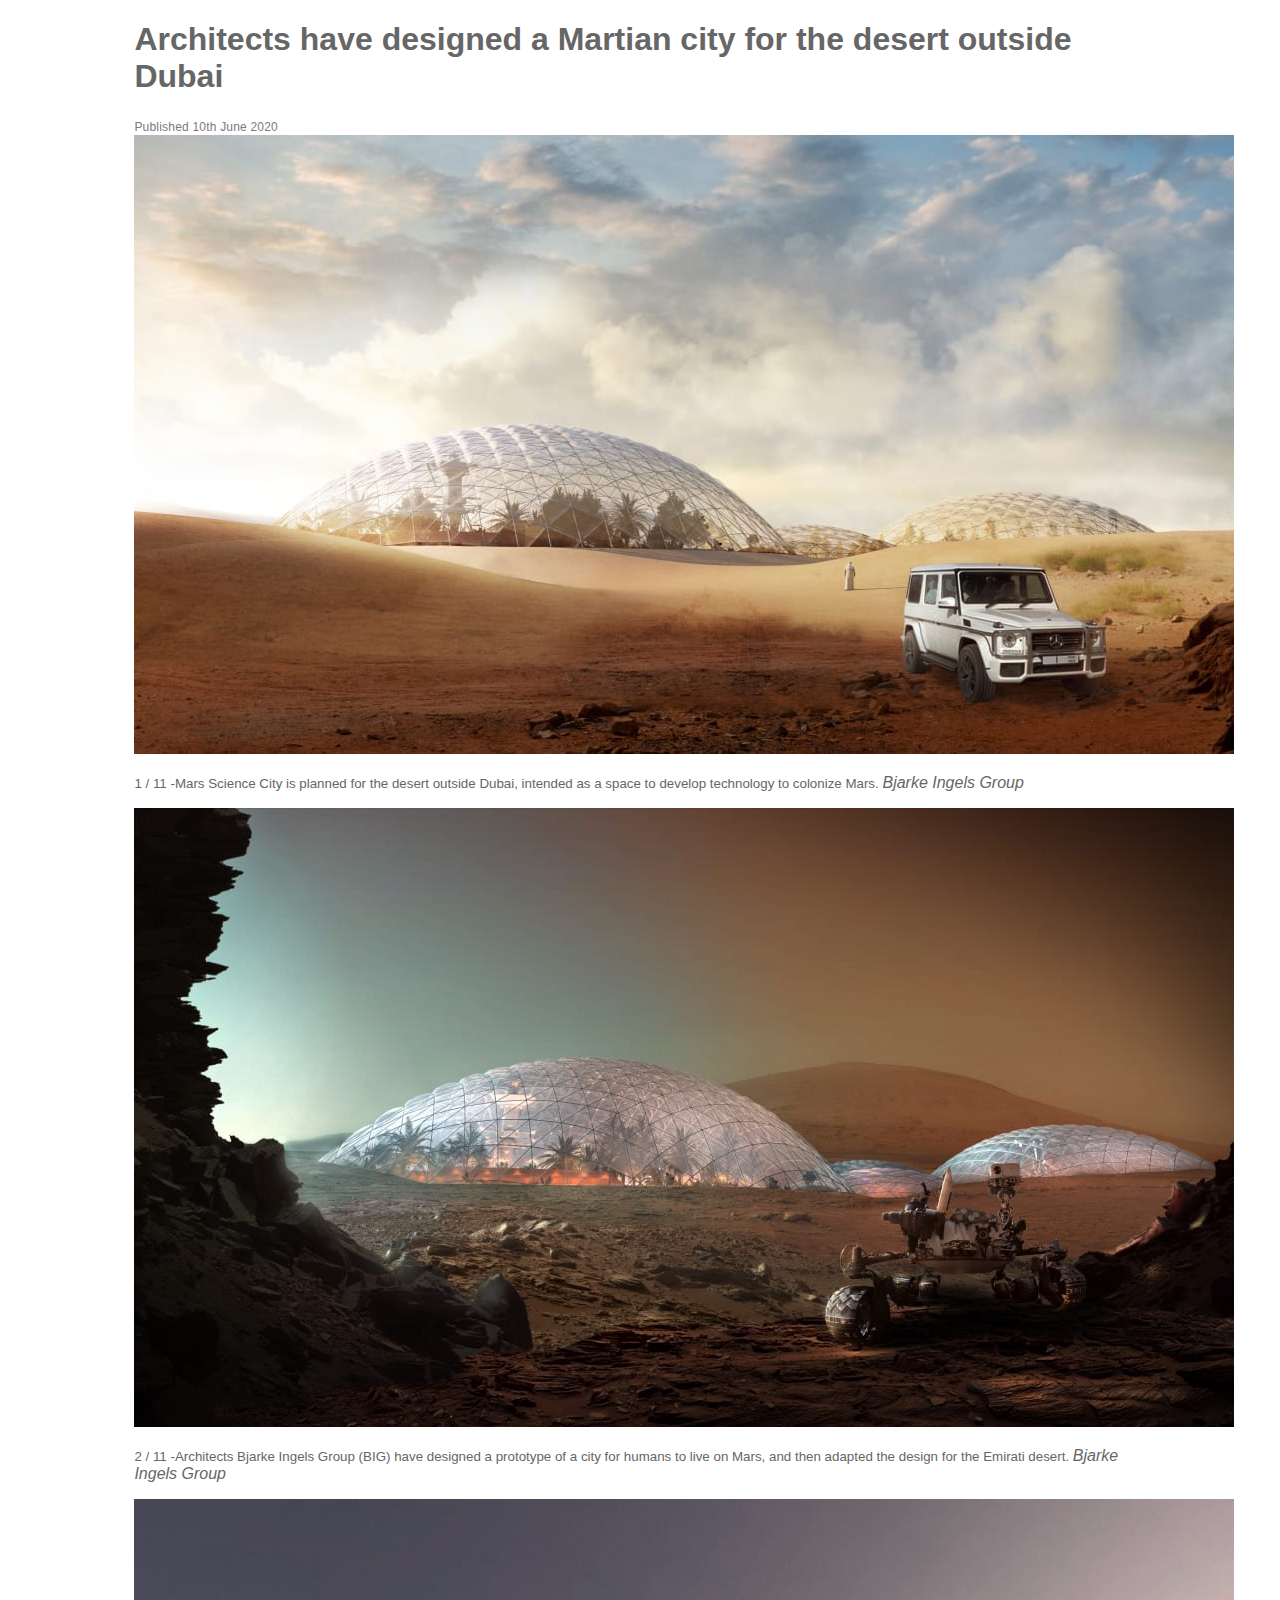
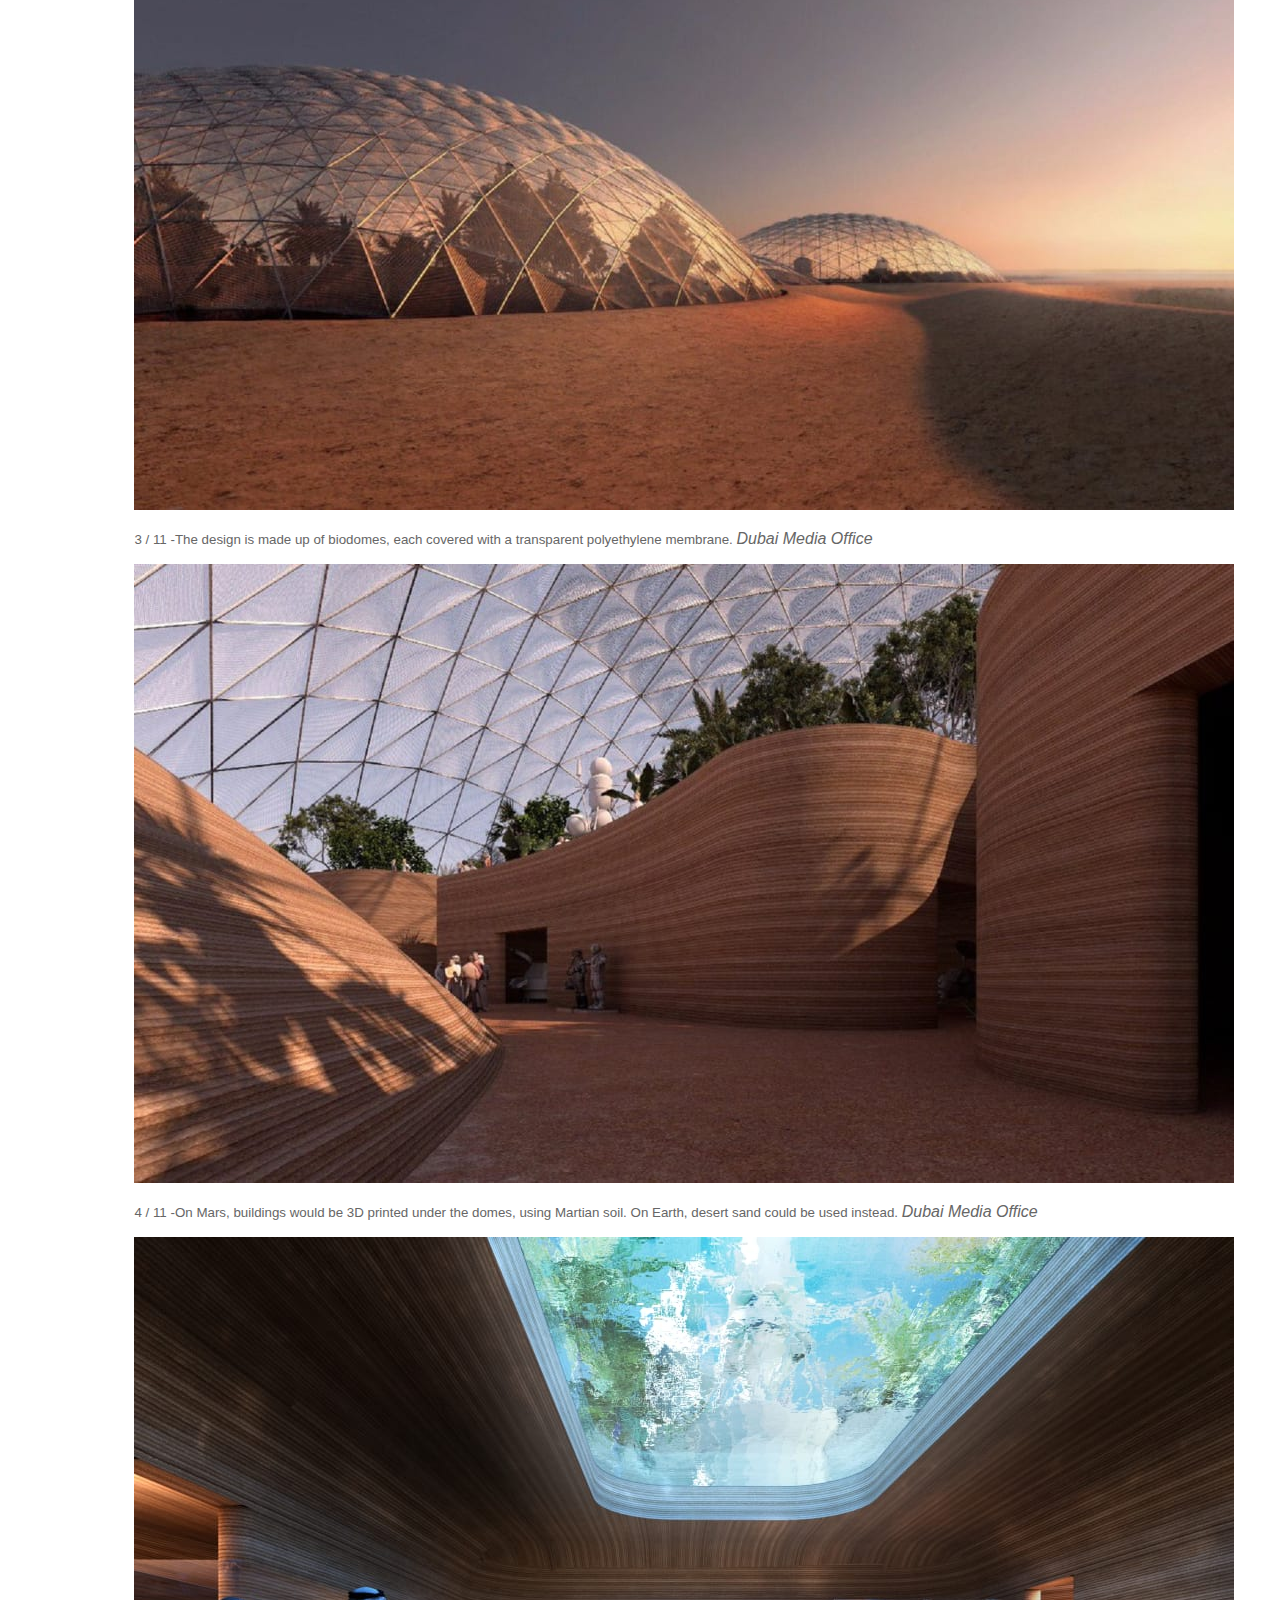
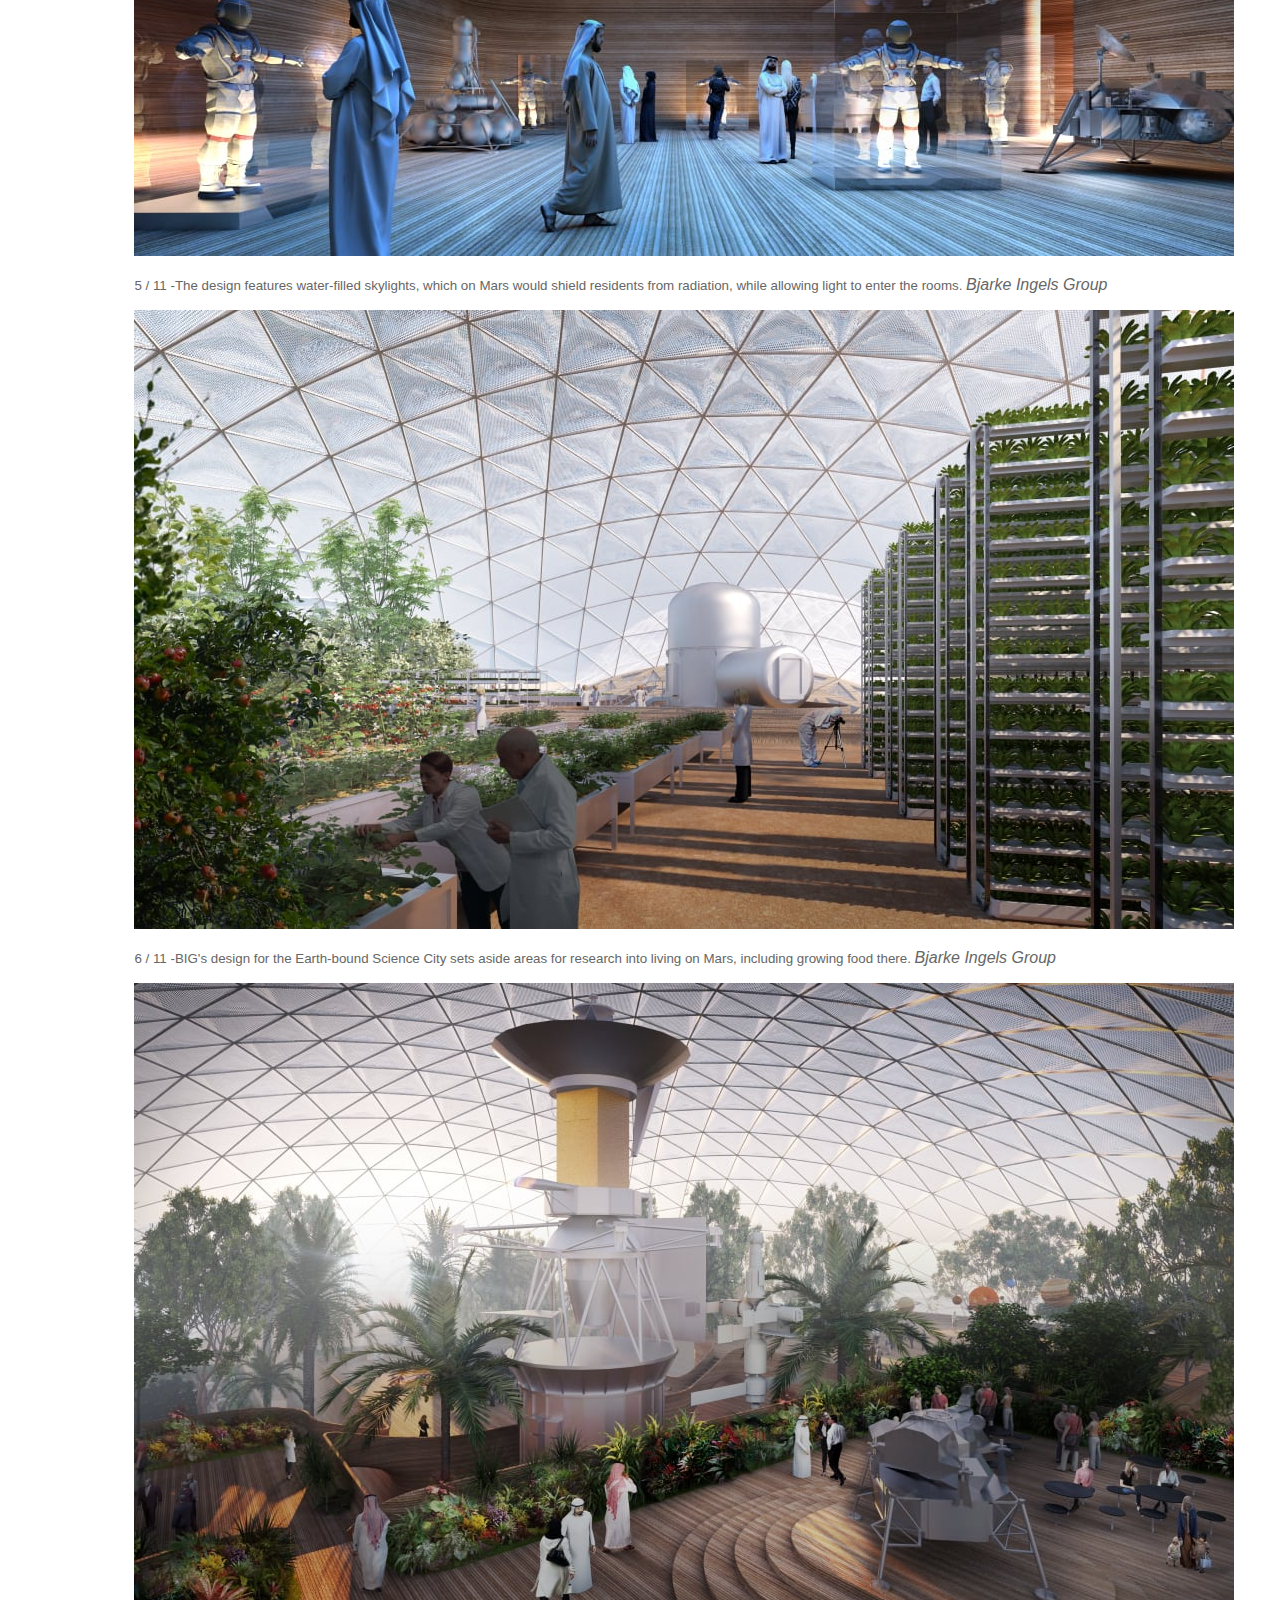
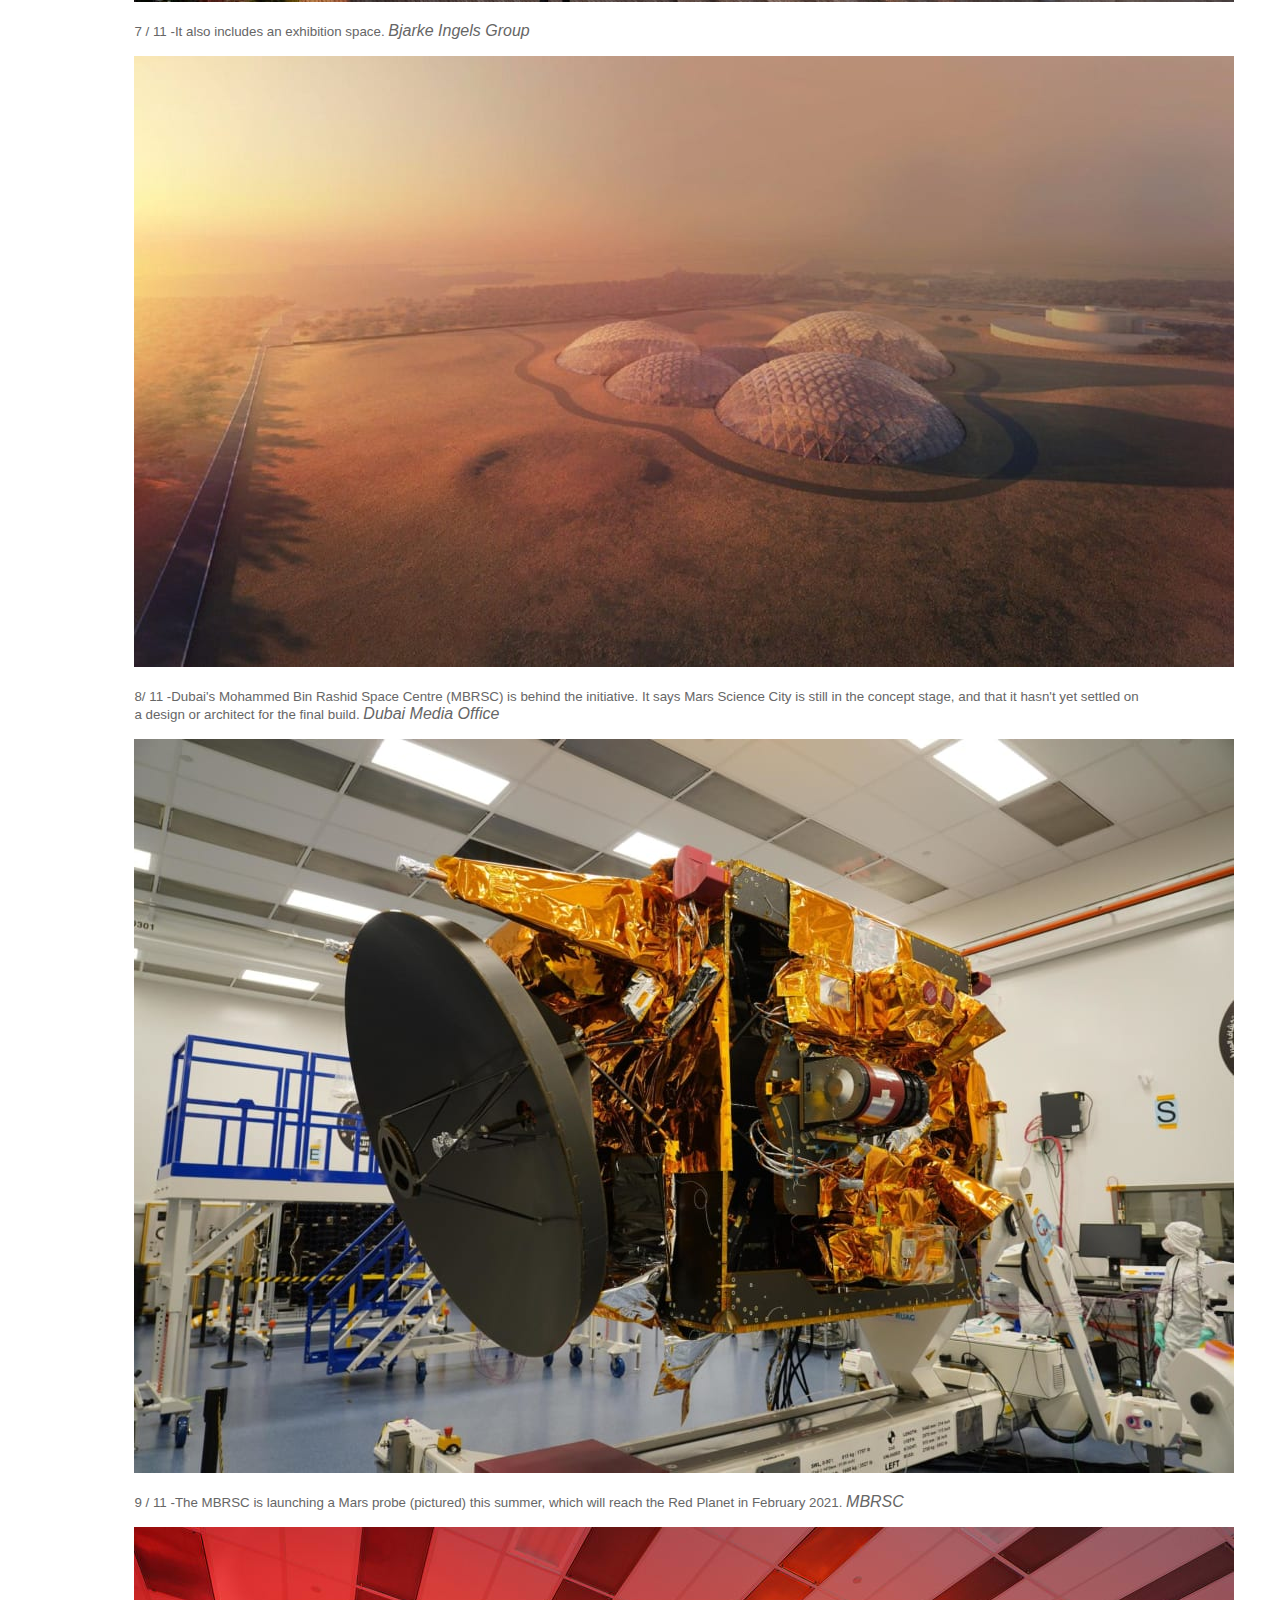
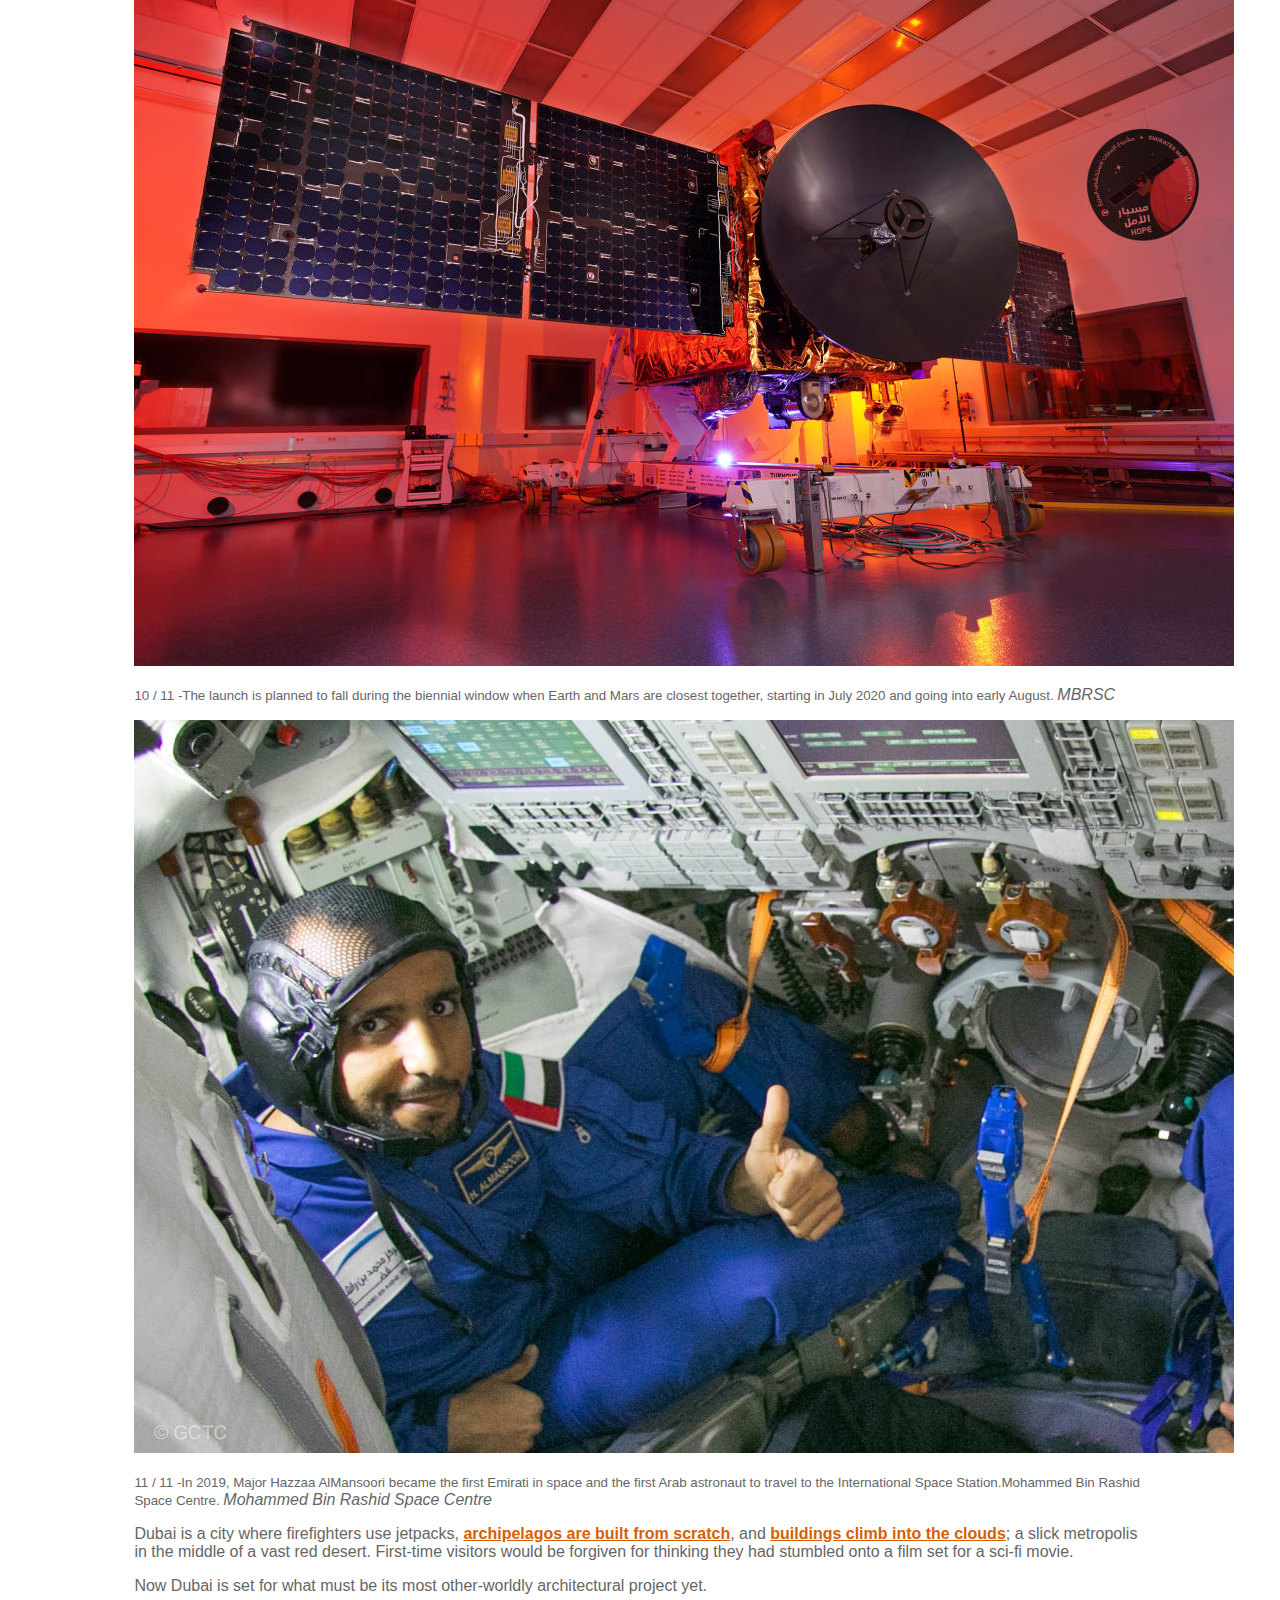
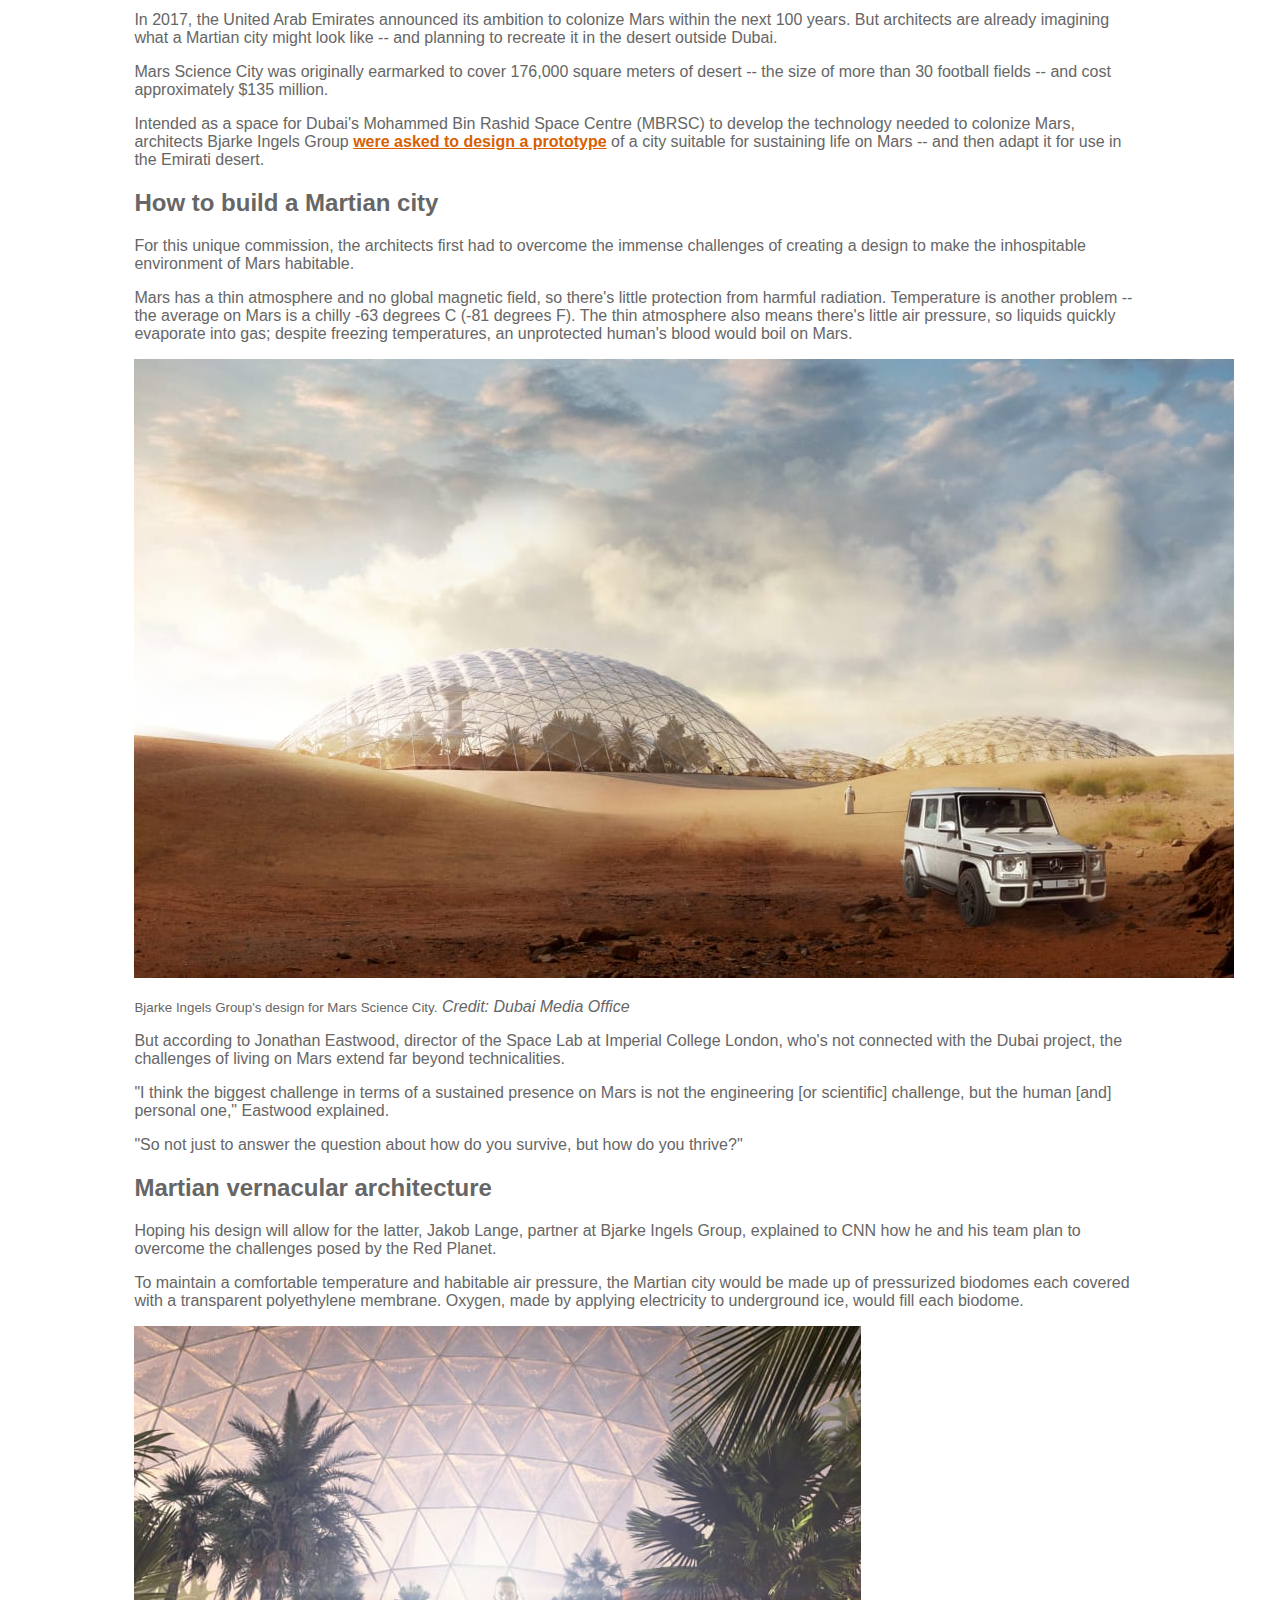
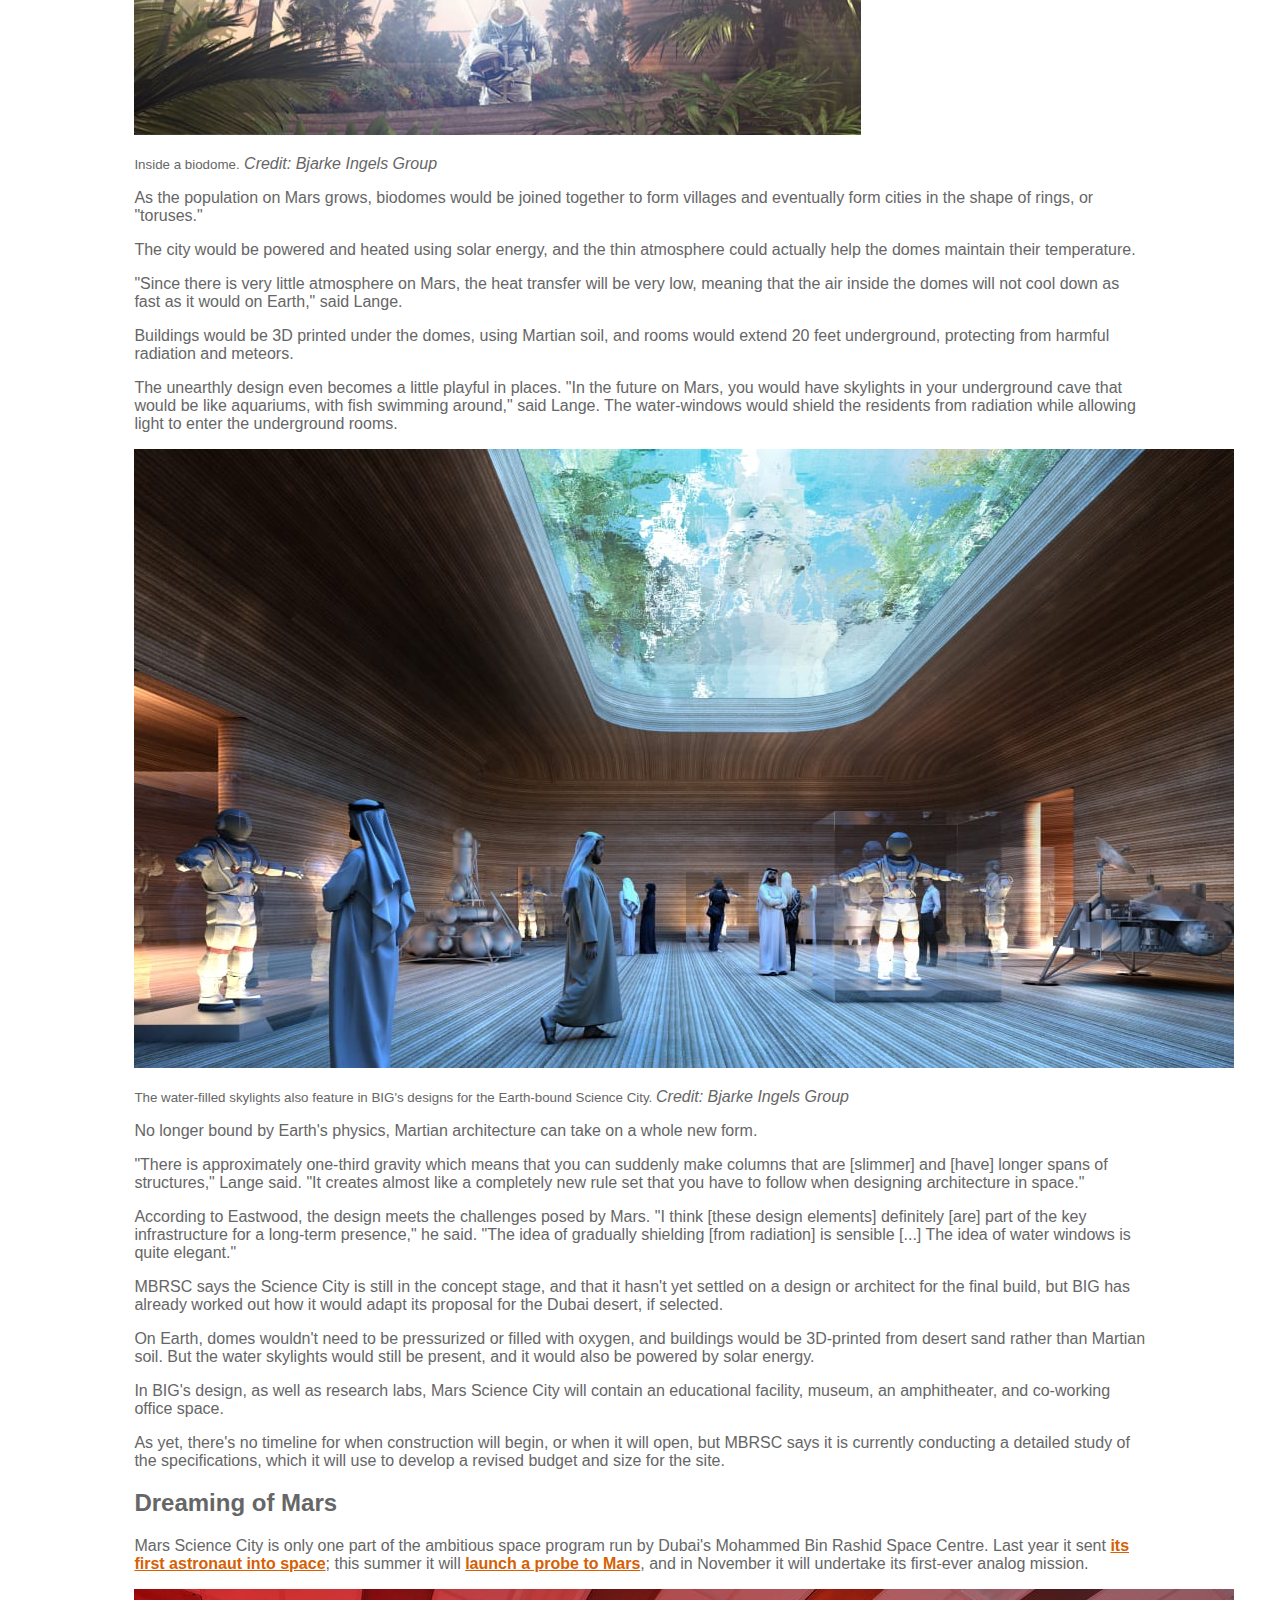
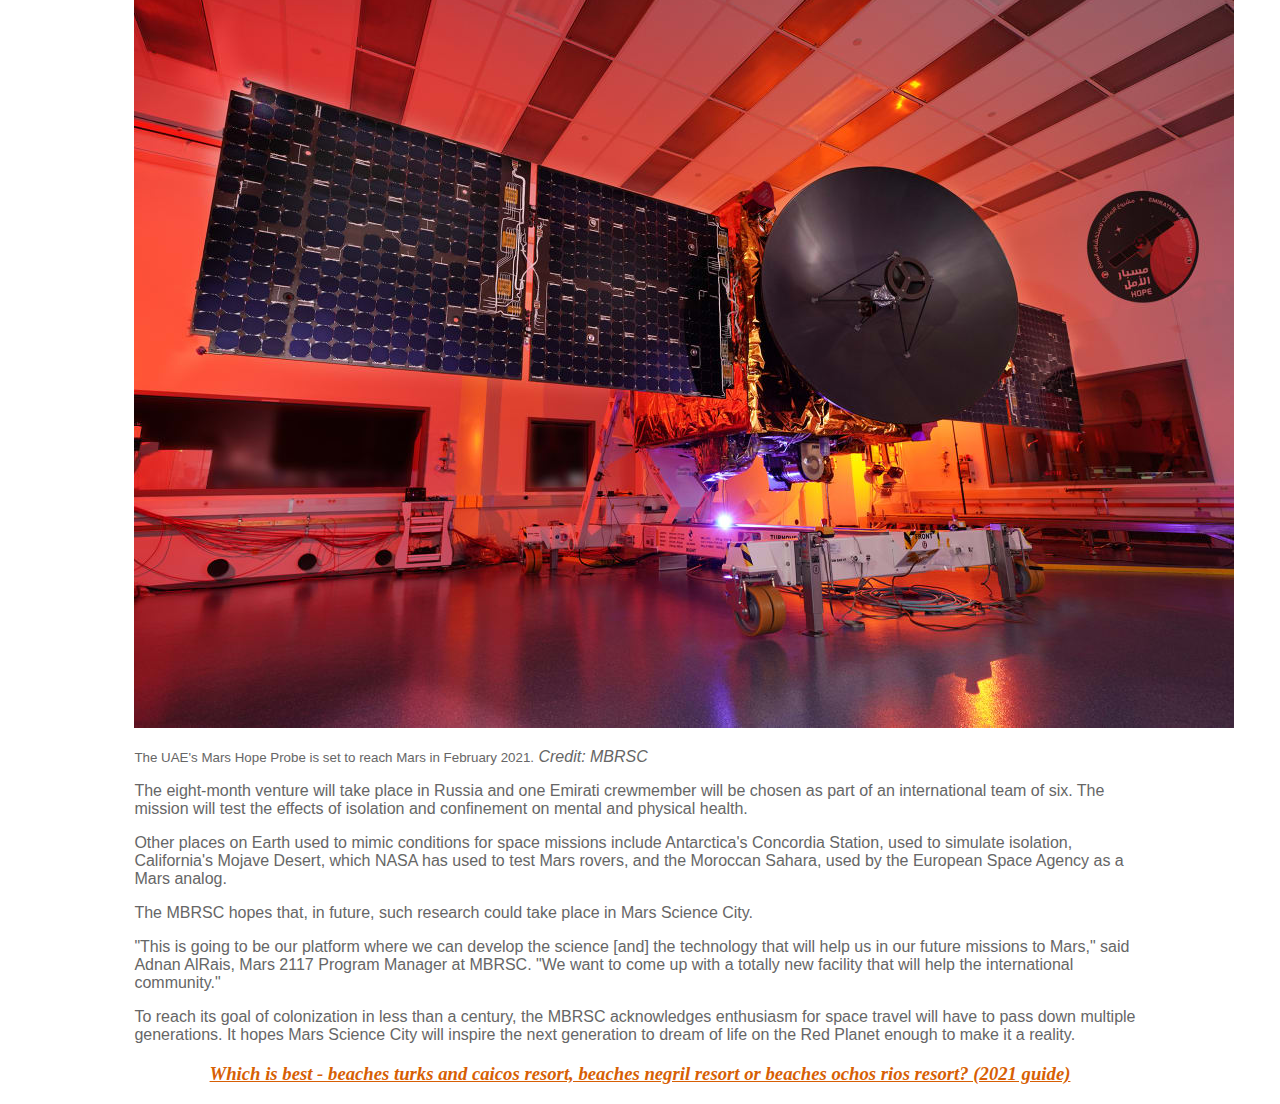
<file: index.html>
<!DOCTYPE html>
<html lang="en">
  <head>
    <link rel="stylesheet" href="style.css">
    <meta charset="utf-8">
    <title>Architects are planning a Martian city for the desert outside Dubai</title>
    <meta name="description" content="science">
    <meta name="author" content="CNN">
    <meta name="keywords" content="Mars, science, city, design, Dubai">
    <link rel="stylesheet" href="style.css">
  </head>
  <body>
    <div class="container">
      <header>
        <h1>Architects have designed a Martian city for the desert outside Dubai</h1>
        <time datetime="10-06-2020">Published 10th June 2020</time>
      </header>
      <section>
        <img src="img/imagen1.jpg">   
        <p>
          <small>
            1 / 11 -Mars Science City is planned for the desert outside Dubai, 
            intended as a space to develop technology to colonize Mars.
          </small> 
          <cite>Bjarke Ingels Group</cite>
        </p> 
        <img src="img/imagen2.jpg">   
        <p>
          <small>
            2 / 11 -Architects Bjarke Ingels Group (BIG) have designed a prototype of a city for humans to live 
            on Mars, and then adapted the design for the Emirati desert.
          </small> 
          <cite>Bjarke Ingels Group</cite>
        </p>
        <img src="img/imagen3.jpg">   
        <p>
          <small>
            3 / 11 -The design is made up of biodomes, each covered with a transparent polyethylene membrane.
          </small>
          <cite>Dubai Media Office</cite>
        </p>
        <img src="img/imagen4.jpg"> 
        <p>
          <small>
            4 / 11 -On Mars, buildings would be 3D printed under the domes, using Martian soil. On Earth, desert 
            sand could be used instead.
          </small> 
          <cite>Dubai Media Office</cite>
        </p>
        <img src="img/imagen5.jpg"> 
        <p>
          <small>
            5 / 11 -The design features water-filled skylights, which on Mars would shield residents from 
            radiation, while allowing light to enter the rooms.
          </small> 
          <cite>Bjarke Ingels Group</cite>
        </p>
        <img src="img/imagen6.jpg">
        <p>
          <small>
            6 / 11 -BIG's design for the Earth-bound Science City sets aside areas for research into living 
            on Mars, including growing food there.
          </small> 
          <cite>Bjarke Ingels Group</cite>
        </p>
        <img src="img/imagen7.jpg">
        <p>
          <small>
            7 / 11 -It also includes an exhibition space.
          </small> 
          <cite>Bjarke Ingels Group</cite>
        </p>
        <img src="img/imagen8.jpg">
        <p>
          <small>
            8/ 11 -Dubai's Mohammed Bin Rashid Space Centre (MBRSC) is behind the initiative. It says Mars 
            Science City is still in the concept stage, and that it hasn't yet settled on a design or architect 
            for the final build.
          </small> 
          <cite>Dubai Media Office</cite>
        </p>
        <img src="img/imagen9.jpg">
        <p>
          <small>
            9 / 11 -The MBRSC is launching a Mars probe (pictured) this summer, which will reach the Red Planet 
            in February 2021.
          </small> 
          <cite>MBRSC</cite>
        </p>
        <img src="img/imagen10.jpg">
        <p>
          <small>
            10 / 11 -The launch is planned to fall during the biennial window when Earth and Mars are closest 
            together, starting in July 2020 and going into early August.
          </small> 
          <cite>MBRSC</cite>
        </p>
        <img src="img/imagen11.jpg">
        <p>
          <small>
            11 / 11 -In 2019, Major Hazzaa AlMansoori became the first Emirati in space and the first Arab 
            astronaut to travel to the International Space Station.Mohammed Bin Rashid Space Centre.
          </small>
          <cite>Mohammed Bin Rashid Space Centre</cite>
        </p>
      </section>
      <article>
        <p>
          Dubai is a city where firefighters use jetpacks, 
          <a href="https://edition.cnn.com/style/article/mars-science-city-design-spc-scn/index.html">
          archipelagos are built from scratch</a>, and 
          <a href="https://edition.cnn.com/travel/article/burj-khalifa-dubai-guide/index.html">
          buildings climb into the clouds</a>; a slick metropolis in the middle of a vast red desert. 
          First-time visitors would be forgiven for thinking they had stumbled onto a film set for a 
          sci-fi movie.
        </p> 
        <p>
          Now Dubai is set for what must be its most other-worldly architectural project yet.
        </p>
        <p>
          In 2017, the United Arab Emirates announced its ambition to colonize Mars within the next 100 years. 
          But architects are already imagining what a Martian city might look like -- and planning to recreate 
          it in the desert outside Dubai.
        </p>
        <p>
          Mars Science City was originally earmarked to cover 176,000 square meters of desert -- the size of 
          more than 30 football fields -- and cost approximately $135 million.
        </p>
        <p>
          Intended as a space for Dubai's Mohammed Bin Rashid Space Centre (MBRSC) to develop the technology 
          needed to colonize Mars, architects Bjarke Ingels Group 
          <a href="https://twitter.com/DXBMediaOffice/status/913038693325266945">
          were asked to design a prototype</a> of a city suitable for sustaining life on Mars -- and then 
          adapt it for use in the Emirati desert.
        </p>
        <h2>How to build a Martian city</h2>
        <p>
          For this unique commission, the architects first had to overcome the immense challenges of creating 
          a design to make the inhospitable environment of Mars habitable.
        </p>
        <p>
          Mars has a thin atmosphere and no global magnetic field, so there's little protection from harmful 
          radiation. Temperature is another problem -- the average on Mars is a chilly -63 degrees C (-81 
          degrees F). The thin atmosphere also means there's little air pressure, so liquids quickly evaporate 
          into gas; despite freezing temperatures, an unprotected human's blood would boil on Mars.
        </p>
        <img src="img/imagen1.jpg">
        <p>
          <small>Bjarke Ingels Group's design for Mars Science City.</small> 
          <cite>Credit: Dubai Media Office</cite>
        </p>
        <p>
          But according to Jonathan Eastwood, director of the Space Lab at Imperial College London, who's not 
          connected with the Dubai project, the challenges of living on Mars extend far beyond technicalities.
        </p>
        <p>
          "I think the biggest challenge in terms of a sustained presence on Mars is not the engineering 
          [or scientific] challenge, but the human [and] personal one," Eastwood explained.
        </p>
        <p>
          "So not just to answer the question about how do you survive, but how do you thrive?"
        </p>
        <h2>Martian vernacular architecture</h2>
        <p>
          Hoping his design will allow for the latter, Jakob Lange, partner at Bjarke Ingels Group, explained 
          to CNN how he and his team plan to overcome the challenges posed by the Red Planet.
        </p>
        <p>
          To maintain a comfortable temperature and habitable air pressure, the Martian city would be made up 
          of pressurized biodomes each covered with a transparent polyethylene membrane. Oxygen, made by 
          applying electricity to underground ice, would fill each biodome.
        </p>
        <img src="img/imagen12.jpg">
        <p>
          <small>Inside a biodome.</small> <cite>Credit: Bjarke Ingels Group</cite>
        </p>
        <p>
          As the population on Mars grows, biodomes would be joined together to form villages and eventually 
          form cities in the shape of rings, or "toruses."
        </p>
        <p>
          The city would be powered and heated using solar energy, and the thin atmosphere could actually 
          help the domes maintain their temperature.
        </p>
        <p>
          "Since there is very little atmosphere on Mars, the heat transfer will be very low, meaning that 
          the air inside the domes will not cool down as fast as it would on Earth," said Lange.
        </p>
        <p>
          Buildings would be 3D printed under the domes, using Martian soil, and rooms would extend 20 feet 
          underground, protecting from harmful radiation and meteors.
        </p>
        <p>
          The unearthly design even becomes a little playful in places. "In the future on Mars, you would have 
          skylights in your underground cave that would be like aquariums, with fish swimming around," 
          said Lange. The water-windows would shield the residents from radiation while allowing light to enter 
          the underground rooms.
        </p>
        <img src="img/imagen5.jpg">
        <p>
          <small>
            The water-filled skylights also feature in BIG's designs for the Earth-bound Science City.
          </small> 
          <cite>Credit: Bjarke Ingels Group</cite>
        </p>
        <p>
          No longer bound by Earth's physics, Martian architecture can take on a whole new form.
        </p>
        <p>
          "There is approximately one-third gravity which means that you can suddenly make columns that are 
          [slimmer] and [have] longer spans of structures," Lange said. "It creates almost like a completely 
          new rule set that you have to follow when designing architecture in space."
        </p>
        <p>
          According to Eastwood, the design meets the challenges posed by Mars. "I think [these design 
          elements] definitely [are] part of the key infrastructure for a long-term presence," he said. 
          "The idea of gradually shielding [from radiation] is sensible [...] The idea of water windows is 
          quite elegant."
        </p>
        <p>
          MBRSC says the Science City is still in the concept stage, and that it hasn't yet settled on a 
          design or architect for the final build, but BIG has already worked out how it would adapt its 
          proposal for the Dubai desert, if selected.
        </p>
        <p>
          On Earth, domes wouldn't need to be pressurized or filled with oxygen, and buildings would be 
          3D-printed from desert sand rather than Martian soil. But the water skylights would still be present, 
          and it would also be powered by solar energy.
        </p>
        <p>
          In BIG's design, as well as research labs, Mars Science City will contain an educational facility, 
          museum, an amphitheater, and co-working office space.
        </p>
        <p>
          As yet, there's no timeline for when construction will begin, or when it will open, but MBRSC says 
          it is currently conducting a detailed study of the specifications, which it will use to develop a 
          revised budget and size for the site.
        </p>
        <h2>Dreaming of Mars</h2>
        <p>
          Mars Science City is only one part of the ambitious space program run by Dubai's Mohammed Bin Rashid 
          Space Centre. Last year it sent 
          <a href="https://edition.cnn.com/2019/09/24/middleeast/dubai-first-emirati-in-space-scn/index.html">
          its first astronaut into space</a>; this summer it will 
          <a href="https://edition.cnn.com/2020/05/19/middleeast/space-mars-hope-probe-uae-spc-scn-intl/index.html">
          launch a probe to Mars</a>, and in November it will undertake its first-ever analog mission.
        </p>
        <img src="img/imagen10.jpg">
        <p>
          <small>The UAE's Mars Hope Probe is set to reach Mars in February 2021.</small> 
          <cite>Credit: MBRSC</cite>
        </p>
        <p>The eight-month venture will take place in Russia and one Emirati crewmember will be chosen as part 
          of an international team of six. The mission will test the effects of isolation and confinement on 
          mental and physical health.
        </p>
        <p>
          Other places on Earth used to mimic conditions for space missions include Antarctica's Concordia 
          Station, used to simulate isolation, California's Mojave Desert, which NASA has used to test Mars 
          rovers, and the Moroccan Sahara, used by the European Space Agency as a Mars analog.
        </p>
        <p>
          The MBRSC hopes that, in future, such research could take place in Mars Science City.
        </p>
        <p>
          "This is going to be our platform where we can develop the science [and] the technology that will 
          help us in our future missions to Mars," said Adnan AlRais, Mars 2117 Program Manager at MBRSC. 
          "We want to come up with a totally new facility that will help the international community."
        </p>
        <p>
          To reach its goal of colonization in less than a century, the MBRSC acknowledges enthusiasm for 
          space travel will have to pass down multiple generations. It hopes Mars Science City will inspire 
          the next generation to dream of life on the Red Planet enough to make it a reality.
        </p>
      </article>
    </div>
    <footer>
      <h3 class="previous-new">
        <a href="week-7.html"> Which is best - beaches turks and caicos resort, beaches negril 
          resort or beaches ochos rios resort? (2021 guide) </a>
      </h3>
    </footer>
  </body>
</html>
</file>
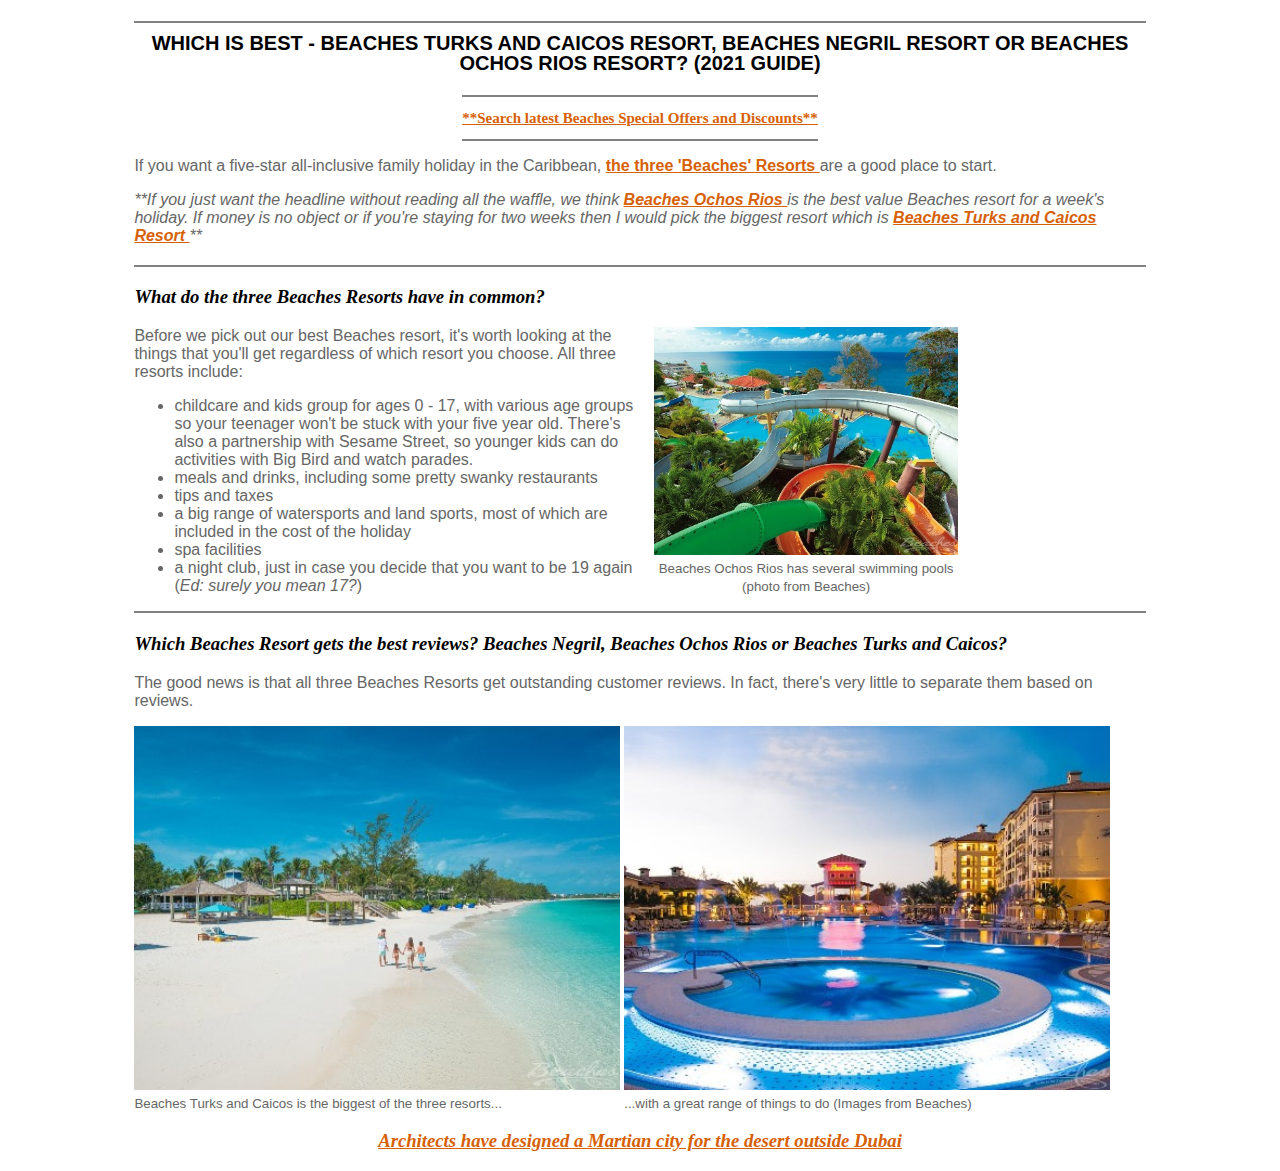
<file: week-7.html>
<!DOCTYPE html>
<html lang="en">
  <head>
    <meta charset="utf-8">
    <title>Wich is the best - Beaches Negril, Beaches Ochos Rios or Beaches Turks and Caicos</title>
    <meta name="description" content="holiday">
    <meta name="author" content="Holiday Park Guru">
    <meta name="keywords" content="beach, holiday, Turks and Caicos, Negril, Ochos Rios">
    <link rel="stylesheet" href="style.css">
  </head>
  <body>
    <div class="container">
      <header> 
        <h1>
          <div class="title">
            Which is best - beaches turks and caicos resort, beaches negril 
            resort or beaches ochos rios resort? (2021 guide)
          </div>
        </h1>
        <time datetime="2021">
      </header>
      <h2 class="subtitle">
        <a href="https://www.beaches.co.uk/deals/uk-offers/?awc=15403_1616174426_5f807f19287fb3ce040bd352b679cb13">
        **Search latest Beaches Special Offers and Discounts**
        </a>
      </h2>
      <div>
        <p>
          If you want a five-star all-inclusive family holiday in the Caribbean, 
          <a href="https://www.beaches.co.uk/?awc=15403_1616174809_254d13838f26ac4921a95190a586d1e2">
          the three 'Beaches' Resorts </a> are a good place to start.
        </p>
        <p class="italic paragraph1">
          **If you just want the headline without reading all the waffle, we think 
          <a href="https://www.beaches.co.uk/resorts/ocho-rios/?awc=15403_1616175067_7e93dc0ca78cce625
          ce10e96a8a06172"> Beaches Ochos Rios </a> is the best value Beaches resort for a week's holiday. 
          If money is no object or if you're staying for two weeks then I would pick the biggest resort 
          which is <a href="https://www.beaches.co.uk/resorts/turks-caicos/?awc=15403_1616175123_
          9497826da49ebf883cf8fc6c3f1406e6"> Beaches Turks and Caicos Resort </a>**
        </p>
      </div>
      <div>
        <div class="beaches-in-common-left"> 
          <h3>
            What do the three Beaches Resorts have in common?
          </h3>
          <p>
            Before we pick out our best Beaches resort, it's worth looking at the things that you'll get 
            regardless of which resort you choose. All three resorts include:
          </p>
          <ul>
            <li>childcare and kids group for ages 0 - 17, with various age groups so your teenager won't 
            be stuck with your five year old. There's also a partnership with Sesame Street, so younger kids 
            can do activities with Big Bird and watch parades.</li>
            <li>meals and drinks, including some pretty swanky restaurants</li>
            <li>tips and taxes</li>
            <li>a big range of watersports and land sports, most of which are included in the cost of the 
            holiday</li>
            <li>spa facilities</li>
            <li>a night club, just in case you decide that you want to be 19 again 
            (<cite>Ed: surely you mean 17?</cite>)</li>
          </ul>
        </div>
        <div class="beaches-in-common-right">
          <p>
            <img src="img/imagenweek7.jpg">   
          </p>
          <small>
            Beaches Ochos Rios has several swimming pools (photo from Beaches)
          </small>
        </div>
      </div>
      <div> 
        <h3 class="paragraph2">
          Which Beaches Resort gets the best reviews? Beaches Negril, Beaches Ochos Rios or Beaches 
          Turks and Caicos?
        </h3>
        <p>
          The good news is that all three Beaches Resorts get outstanding customer reviews. In fact, 
          there's very little to separate them based on reviews.
        </p>
        <div class=imgleft>
          <img src="img/imagenweek7-1.jpg">
          <small>
            Beaches Turks and Caicos is the biggest of the three resorts...
          </small>  
        </div>
        <div class=imgright>
          <img src="img/imagenweek7-2.jpg"> 
          <small>
            ...with a great range of things to do (Images from Beaches)
          </small> 
        </div>
      </div>
    </div>
    <footer>
      <h3 class="previous-new">
        <a href="index.html"> Architects have designed a Martian city for the desert outside Dubai </a>
      </h3>
    </footer>
  </body>
</html>
</file>
<file: style.css>
.italic { 
  font-style: italic; 
}

.container {
  width: 80%;
  margin: auto;
  font-family: 'Lato', sans-serif;
  color: rgb(102, 102, 102);
}

a {
  color: #d75f04;
  font-weight: 800;
}

.title {
  font-family:Arial, Helvetica, sans-serif;
  font-size: 20px;
  text-align: center;
  color: #000000;
  font-weight: 800;
  margin-bottom: 10px;
  line-height: 1;
  text-transform: uppercase;
  border-top: 2px solid gray;
  padding-top: 10px;
}

time {
  font-size: 12px;
  letter-spacing: 0.2px;
  line-height: 1;
  color: #7a7a7a;
  font-weight: 300;
}

.subtitle {
  font-family: bold;
  font-weight: 800;
  text-align: center;
  font-size: 15px;
  line-height: 1.5;
  border-top: 2px solid gray;
  padding-top: 10px;
  width: 356px;
  margin: auto;
  border-bottom: 2px solid gray;
  padding-bottom: 10px;
}

.paragraph1 {
  border-bottom: 2px solid gray;
  padding-bottom: 20px;
  margin-bottom: 0;
}

.beaches-in-common-left {
  color: rgb(102, 102, 102); 
  display: inline-block;
  width: 50%;
  margin-right: 10px;

}
.beaches-in-common-right {
  color: rgb(102, 102, 102); 
  display: inline-block;
  width: 30%;
  text-align: center;
}

.beaches-in-common-right p {
  padding: 0;
  margin: 0;
}

.beaches-in-common-right img {
  display: inline-block;
  width: 100%;
}

h3 {
  font-family: 'Crimson Text', serif;
  font-style: italic;
  font-weight: 600;
  color: #000000;
}

.paragraph2 {
  border-top: 2px solid gray;
  padding-top: 20px;
  margin-top: 0;
}

.imgleft {
  display: inline-block;
  width: 48%; 
}

.imgleft img {
  width: 100%;
}
.imgright {
  display: inline-block;
  width: 48%;
}

.imgright img {
  width: 100%;
}
  
.previous-new {
  text-align: center;
}
</file>
